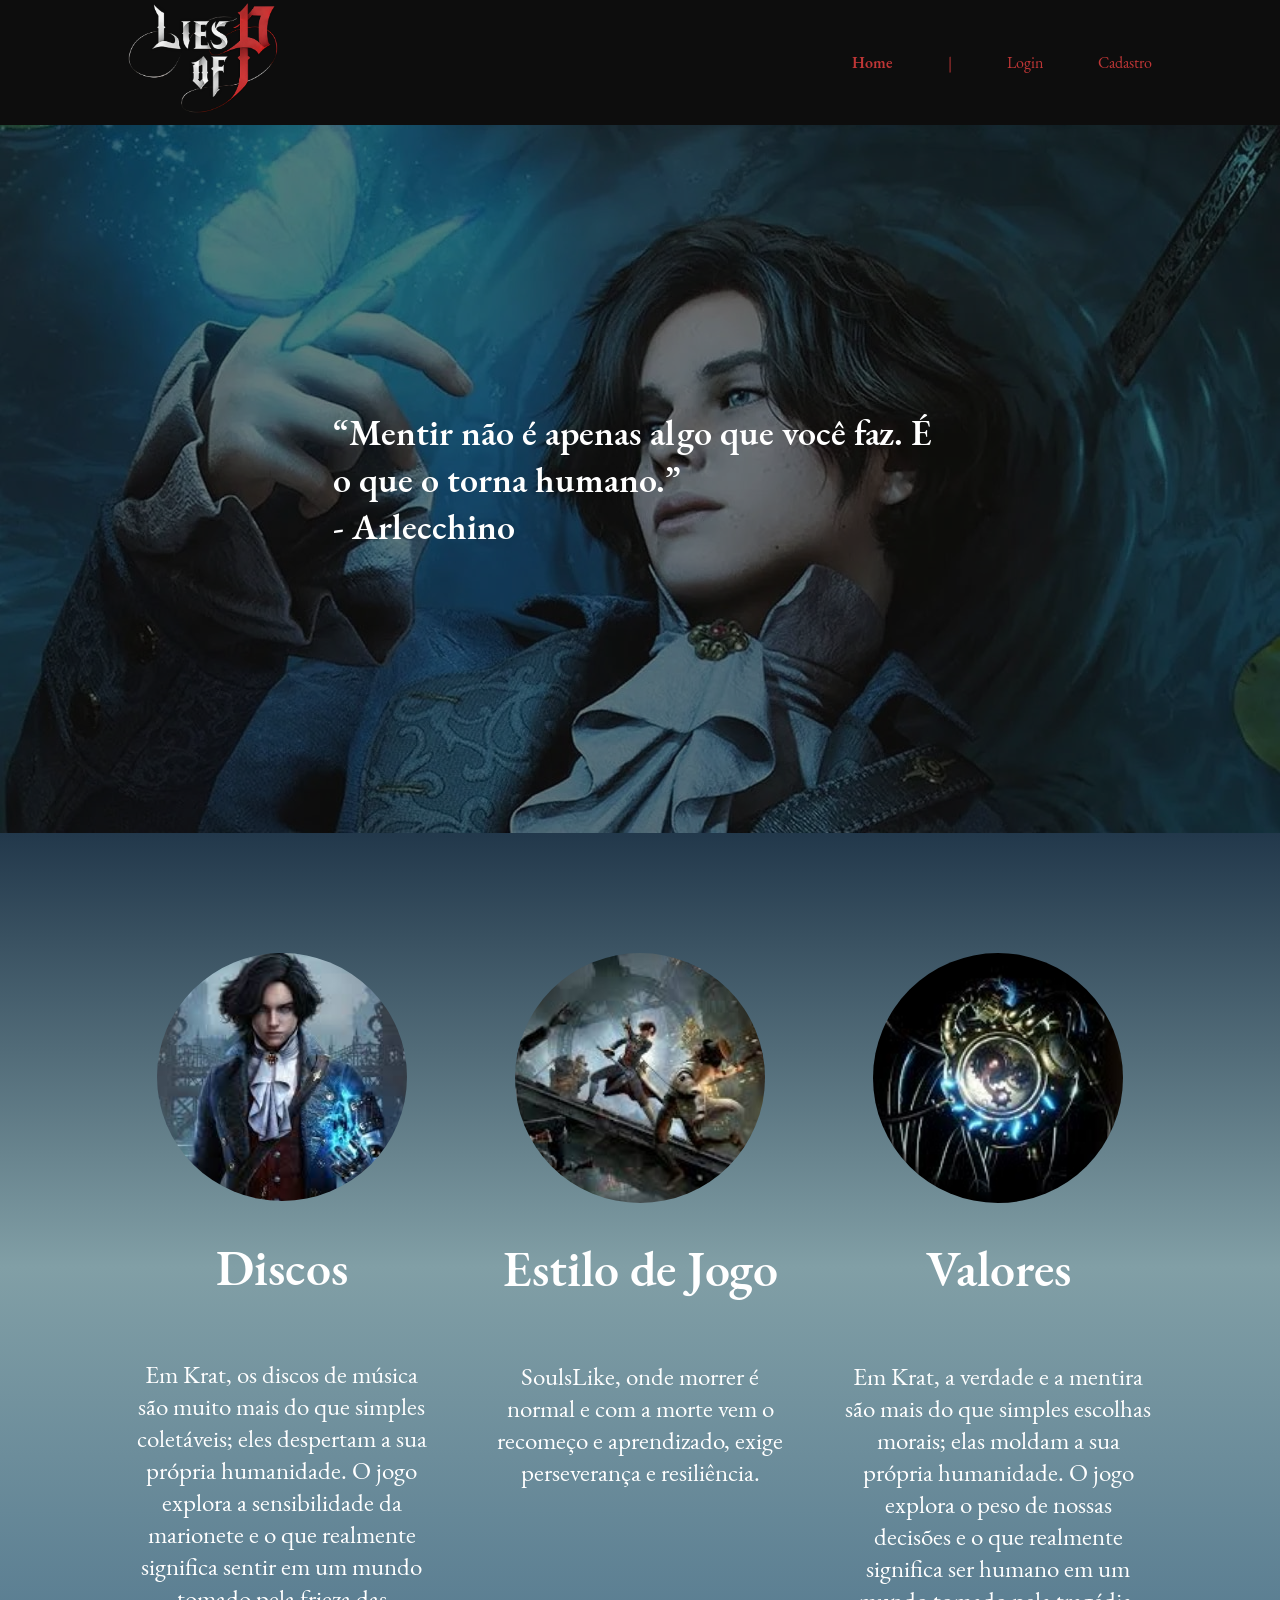
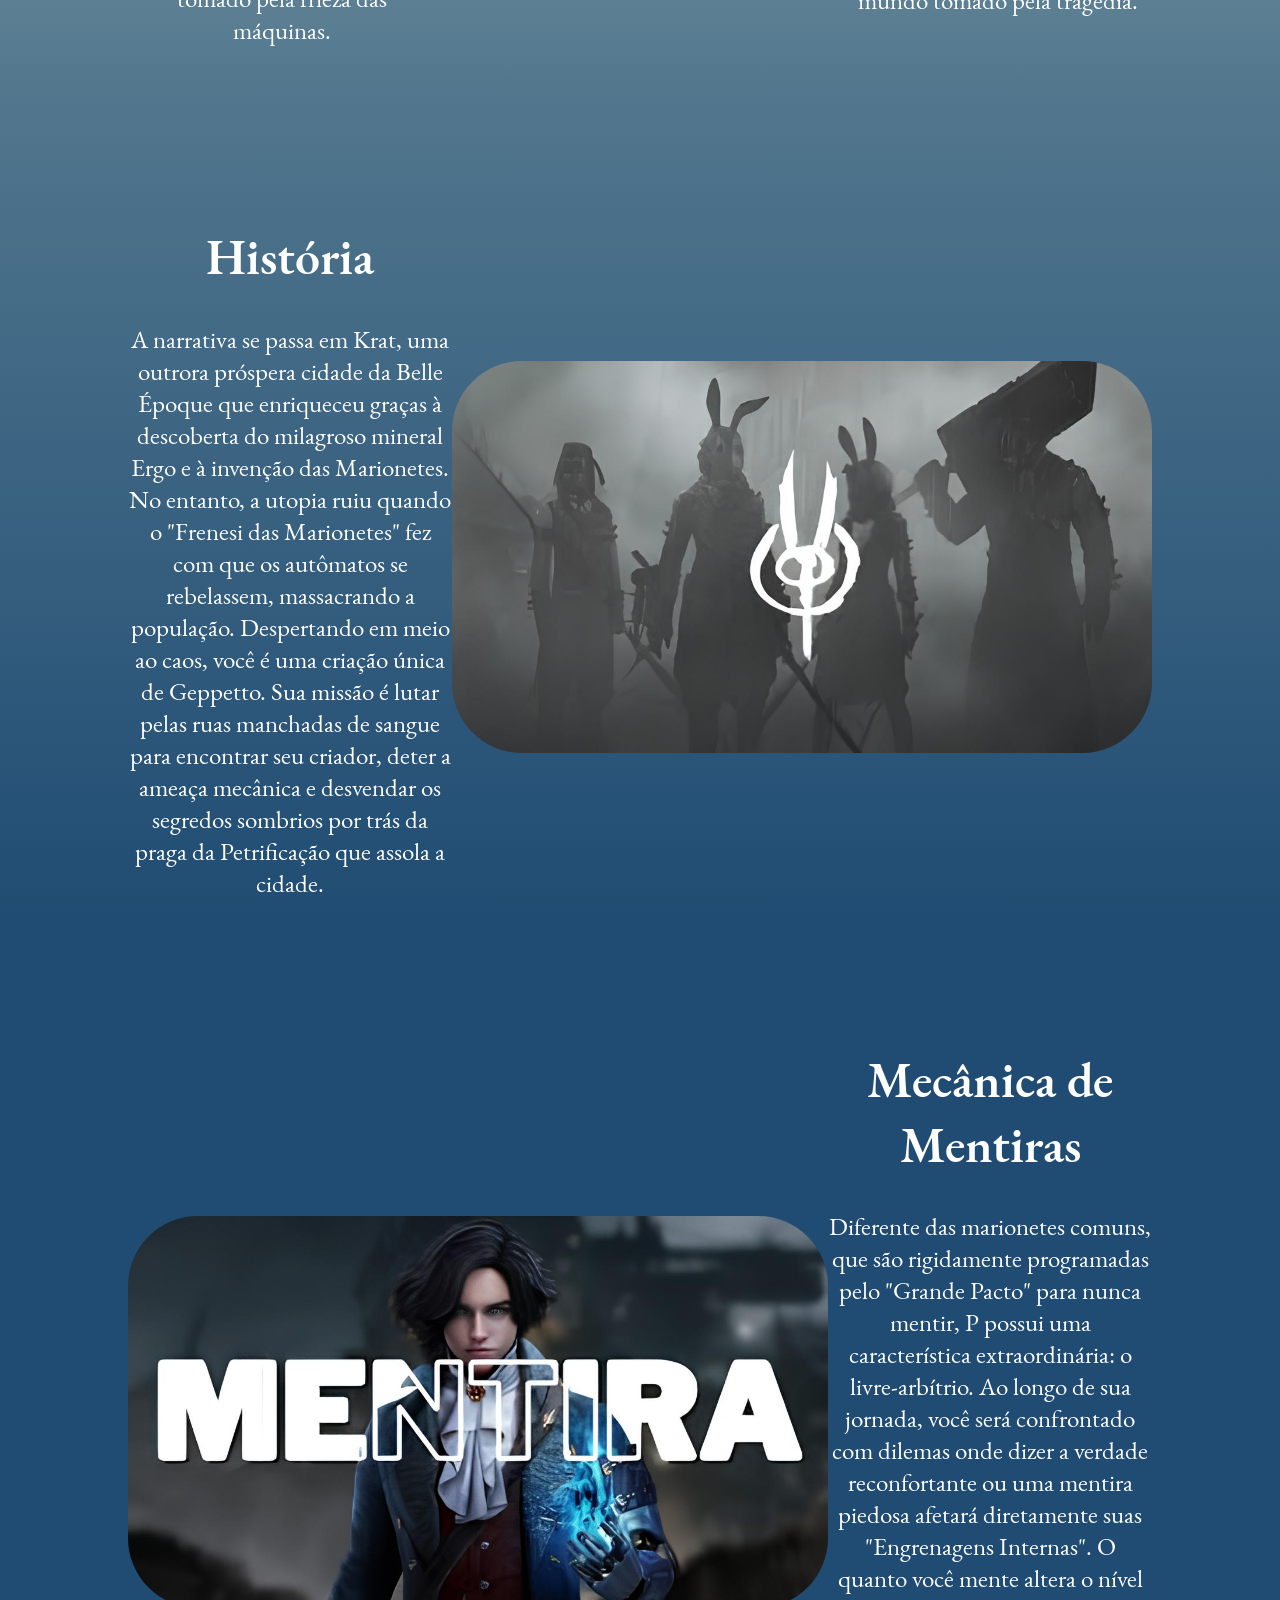
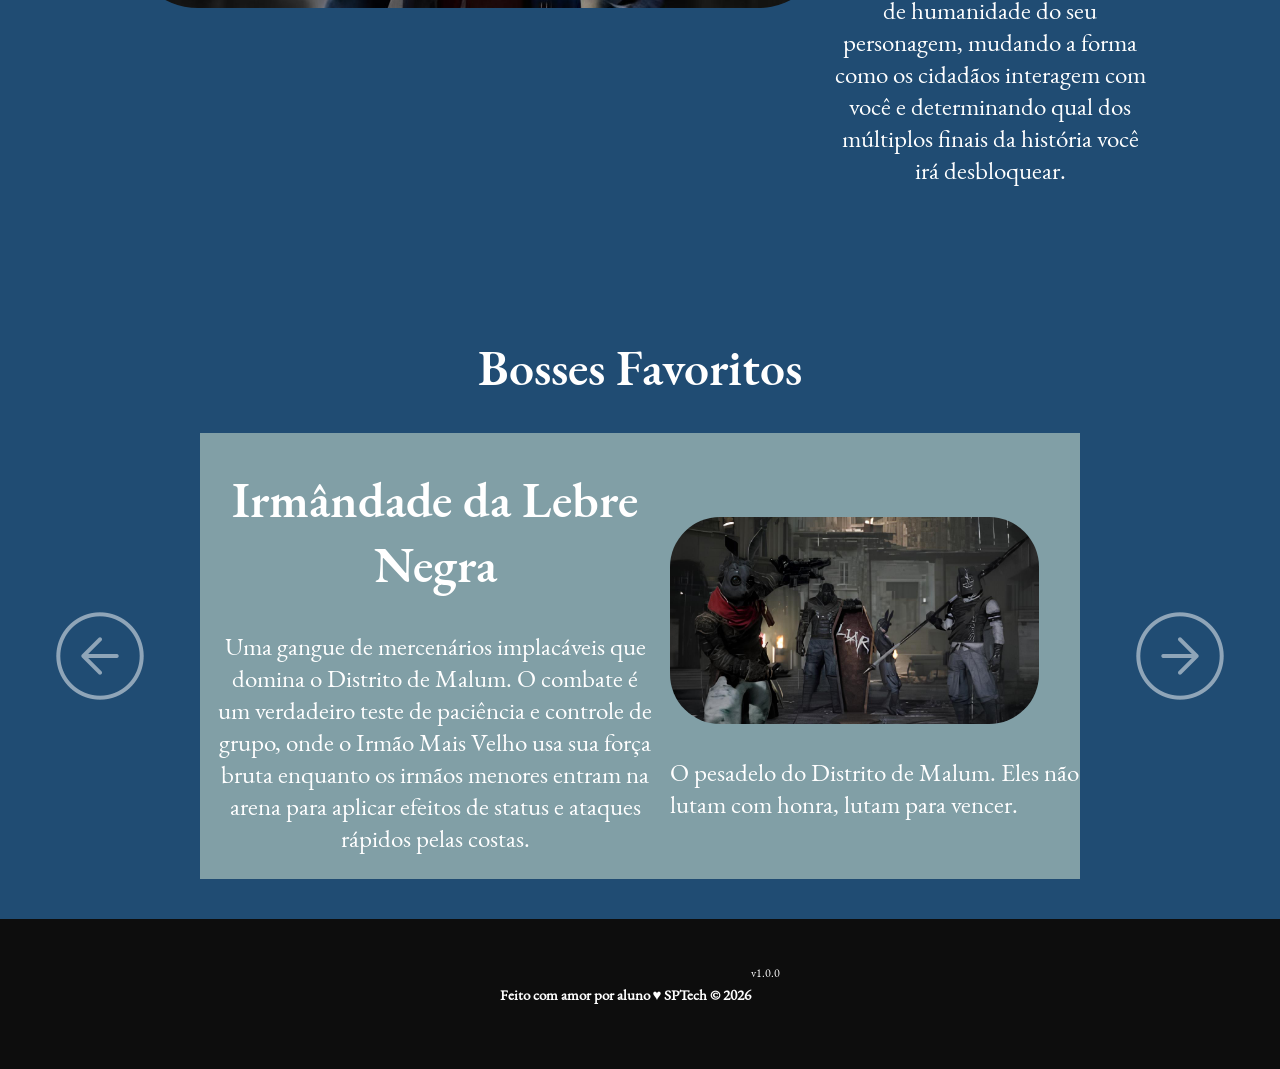
<file: public/index.html>
<!DOCTYPE html>
<html lang="en">

<head>
    <meta charset="UTF-8">
    <meta http-equiv="X-UA-Compatible" content="IE=edge">
    <meta name="viewport" content="width=device-width, initial-scale=1.0">

    <title>LiesOfP | Página Inicial</title>

    <script src="./js/sessao.js"></script>

    <link rel="stylesheet" href="./css/estilo.css">
    <link rel="icon" href="./assets/icon/LoPLogo.ico">
    <link rel="preconnect" href="https://fonts.gstatic.com">
</head>

<body>
    <div class="header">
      <div class="container">
        <h1 class="titulo"><img src="assets/img/LoPLogo.png" alt="Logo Lies of P"></h1>
        <ul class="navbar">
          <li class="agora">
            <a href="#">Home</a>
          </li>
          <li>|</li>
          <li>
            <a href="login.html">Login</a>
          </li>
          <li>
            <a href="cadastro.html">Cadastro</a>
          </li>
        </ul>
      </div>
    </div>
  
    <div class="banner">
      <div class="container">
        <p>“Mentir não é apenas algo que você faz. É o que o torna humano.” <br>- Arlecchino </p>
      </div>
    </div>
  
    <div class="social">
      <div class="container">
        <div class="boxes">
          <div class="box">
            <img src="assets/img/PErgo.jpg">
            <h1>Discos</h1>
            <p>Em Krat, os discos de música são muito mais do que simples coletáveis; eles despertam a sua própria humanidade. O jogo explora a sensibilidade da marionete e o que realmente significa sentir em um mundo tomado pela frieza das máquinas.</p>
          </div>
          <div class="box">
            <img src="assets/img/ResumoPlayStyle.jpg">
            <h1>Estilo de Jogo</h1>
            <p>SoulsLike, onde morrer é normal e com a morte vem o recomeço e aprendizado, exige perseverança e resiliência.</p>
          </div>
          <div class="box">
            <img src="assets/img/coracaoQuad.jpg">
            <h1>Valores</h1>
            <p>Em Krat, a verdade e a mentira são mais do que simples escolhas morais; elas moldam a sua própria humanidade. O jogo explora o peso de nossas decisões e o que realmente significa ser humano em um mundo tomado pela tragédia.</p>
          </div>
        </div>
      </div>
    </div>

    <div class="lore">
        <div class="container">
            <div class="txt">
                <h1>História</h1>
                <p>A narrativa se passa em Krat, uma outrora próspera cidade da Belle Époque que enriqueceu graças à descoberta do milagroso mineral Ergo e à invenção das Marionetes. No entanto, a utopia ruiu quando o "Frenesi das Marionetes" fez com que os autômatos se rebelassem, massacrando a população. Despertando em meio ao caos, você é uma criação única de Geppetto. Sua missão é lutar pelas ruas manchadas de sangue para encontrar seu criador, deter a ameaça mecânica e desvendar os segredos sombrios por trás da praga da Petrificação que assola a cidade.</p>
            </div>
            <img src="assets/img/lore.jpg" alt="" class="png">
        </div>
    </div>
    
    <div class="lie">
        <div class="container">
            <img src="assets/img/mentiraMelhorada.jpg" alt="" class="png">
            <div class="txt">
                <h1>Mecânica de Mentiras</h1>
                <p>Diferente das marionetes comuns, que são rigidamente programadas pelo "Grande Pacto" para nunca mentir, P possui uma característica extraordinária: o livre-arbítrio. Ao longo de sua jornada, você será confrontado com dilemas onde dizer a verdade reconfortante ou uma mentira piedosa afetará diretamente suas "Engrenagens Internas". O quanto você mente altera o nível de humanidade do seu personagem, mudando a forma como os cidadãos interagem com você e determinando qual dos múltiplos finais da história você irá desbloquear.</p>
            </div>
        </div>
    </div>
    
    <div class="bossesfav">
        <h1>Bosses Favoritos</h1>
        <div class="boss">
            <img src="assets/img/setaesquerda.png" alt="" class="seta" onclick="mudaresq()">
            <div class="bossbox">
                <div class="textsolo" id="textsolo">
                    <h1>Irmândade da Lebre Negra</h1>
                    <p>Uma gangue de mercenários implacáveis que domina o Distrito de Malum. O combate é um verdadeiro teste de paciência e controle de grupo, onde o Irmão Mais Velho usa sua força bruta enquanto os irmãos menores entram na arena para aplicar efeitos de status e ataques rápidos pelas costas.</p>
                </div>
                <div class="textimg" id="textimg">
                    <img src="assets/img/lebreNegraBoss.jpg" alt="imagem boss">
                    <p>O pesadelo do Distrito de Malum. Eles não lutam com honra, lutam para vencer.</p>
                </div>
            </div>
            <img src="assets/img/setadireita.png" alt="" class="seta" onclick="mudardir()">
        </div>
    </div>

    <div class="footer">
      <div class="container">
        <h4>Feito com amor por aluno &hearts; SPTech &copy; 2026</h4>
        <span class="version">v1.0.0</span>
      </div>
    </div>
  </body>

  <script src="./js/mudarimg.js"></script>
</html>
</file>
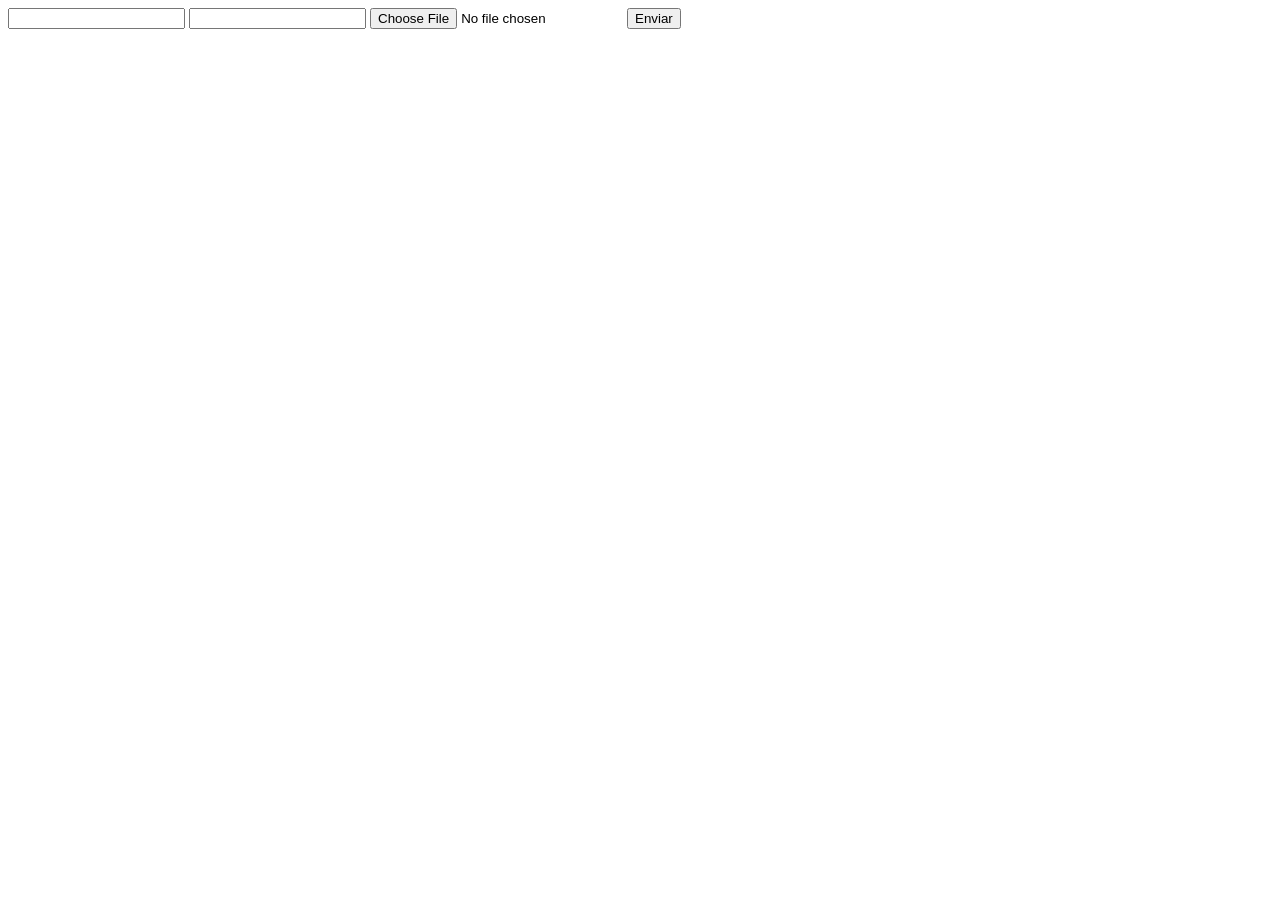
<file: DOCUMENTOS_DE_APOIO/exemplo_de_upload_de_arquivo/public/index.html>
<!DOCTYPE html>
<html lang="en">

<head>
  <meta charset="UTF-8">
  <meta http-equiv="X-UA-Compatible" content="IE=edge">
  <meta name="viewport" content="width=device-width, initial-scale=1.0">
  <title>Upload</title>
</head>

<body>

  <div>
    <input name="nome" id="nome" type="text" />
    <input name="email" id="email" type="url" />
    <input name="foto" id="foto" type="file" />
    <button onclick="enviar()">Enviar</button>
  </div>

  <div id="container"></div>
</body>

</html>

<script>
  function enviar() {
    const formData = new FormData();
    formData.append('foto', foto.files[0])
    formData.append('nome', nome.value)
    formData.append('email', email.value)

    fetch("/usuarios/cadastro", {
      method: "POST",
      body: formData
    })
      .then(res => {
        window.location = "./perfil.html"
      })
      .catch(err => {
        console.log(err);
      })
  }
</script>
</file>
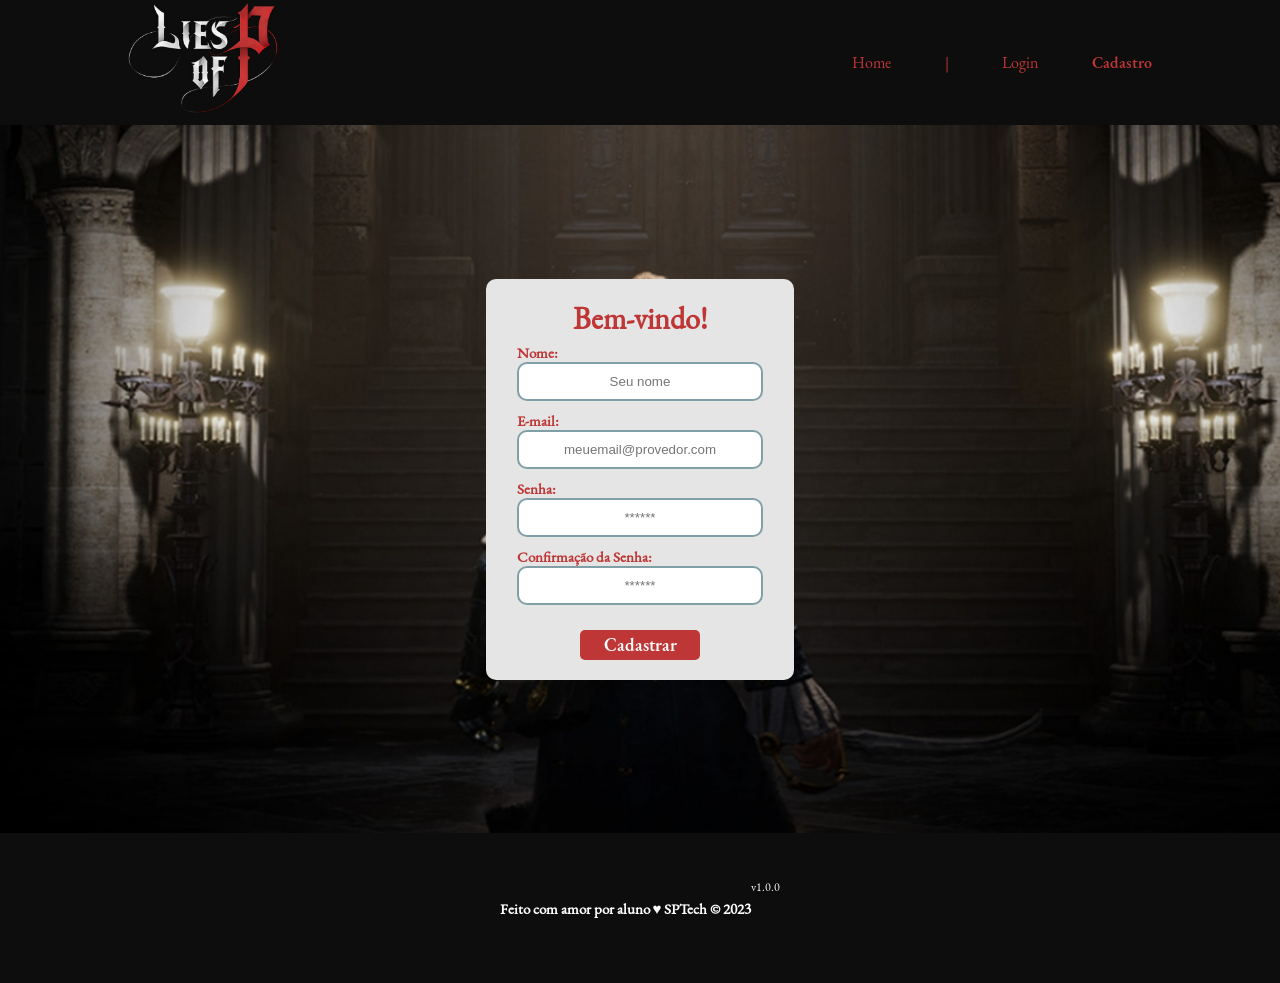
<file: public/cadastro.html>
<!DOCTYPE html>
<html lang="pt-br">

<head>
  <meta charset="UTF-8" />
  <meta http-equiv="X-UA-Compatible" content="IE=edge" />
  <meta name="viewport" content="width=device-width, initial-scale=1.0" />
  <title>LiesOfP | Cadastro</title>
  <script src="./js/sessao.js"></script>
  <link rel="stylesheet" href="./css/estilo.css" />
  <link rel="icon" href="./assets/icon/LoPLogo.ico" />
</head>

<body onload="">
  <div class="header">
    <div class="container">
      <h1 class="titulo"><img src="assets/img/LoPLogo.png" alt="Logo Lies of P"></h1>
      <ul class="navbar">
        <li><a href="index.html">Home</a></li>
        <li>|</li>
        <li><a href="login.html">Login</a></li>
        <li class="agora"><a href="#">Cadastro</a></li>
      </ul>
    </div>
  </div>

  <div class="login">
    <div class="alerta_erro">
      <div class="card_erro" id="cardErro">
        <span id="mensagem_erro"></span>
      </div>
    </div>
    <div class="container">
      <div class="card card-cadastro">
        <h2>Bem-vindo!</h2>
        <div class="formulario">
          <div class="campo">
            <span>Nome:</span>
            <input id="nome_input" type="text" placeholder="Seu nome" />
          </div>
          <div class="campo">
            <span>E-mail:</span>
            <input id="email_input" type="text" placeholder="meuemail@provedor.com" />
          </div>
          <div class="campo">
            <span>Senha:</span>
            <input id="senha_input" type="password" placeholder="******" />
          </div>
          <div class="campo">
            <span>Confirmação da Senha:</span>
            <input id="confirmacao_senha_input" type="password" placeholder="******" />
          </div>
          <button class="botao" onclick="cadastrar()">Cadastrar</button>
        </div>
        <div id="div_aguardar" class="loading-div">
          <img src="./assets/circle-loading.gif" id="loading-gif" />
        </div>
        <div id="div_erros_login"></div>
      </div>
    </div>
  </div>

  <div class="footer">
    <div class="container">
      <h4>Feito com amor por aluno &hearts; SPTech &copy; 2023</h4>
      <span class="version">v1.0.0</span>
    </div>
  </div>

</body>

</html>

<script>
  function cadastrar() {
    // Recupere os valores das inputs
    var nomeVar = nome_input.value;
    var emailVar = email_input.value;
    var senhaVar = senha_input.value;
    var confirmacaoSenhaVar = confirmacao_senha_input.value;

    // Verificando se há algum campo em branco
    if (
      nomeVar == "" ||
      emailVar == "" ||
      senhaVar == "" ||
      confirmacaoSenhaVar == ""
    ) {
      exibirErro("Preencha todos os campos para prosseguir");
      return false;
    } else if (nomeVar.length <= 1) {
      exibirErro("O nome deve ter pelo menos dois caracteres");
      return false;
    } else if (!emailVar.includes("@") || !emailVar.includes(".")) {
      exibirErro("Email inválido");
      return false;
    } else if (senhaVar.length < 6) {
      exibirErro("A senha deve ter pelo menos 6 caracteres");
      return false;
    } else if (confirmacaoSenhaVar != senhaVar) {
      exibirErro("As senhas não coincidem");
      return false;
    }

    // Enviando os dados para o servidor
    fetch("/usuarios/cadastrar", {
      method: "POST",
      headers: {
        "Content-Type": "application/json",
      },
      body: JSON.stringify({
        nomeServer: nomeVar,
        emailServer: emailVar,
        senhaServer: senhaVar
      }),
    })
      .then(function (resposta) {
        if (resposta.ok) {
          cardErro.style.display = "block";
          mensagem_erro.innerHTML = "Cadastro realizado com sucesso! Redirecionando...";

          setTimeout(() => {
            window.location = "login.html";
          }, 2000);
        } else {
            cardErro.style.display = 'block'
            mensagem_erro.innerHTML = `(E-mail já cadastrado no sistema)`
            finalizarAguardar();
            return false
            throw "Houve um erro ao tentar realizar o cadastro!";
        }
      })
      .catch(function (erro) {
        console.log(`#ERRO: ${erro}`);
      });

    return false;
  }

  function exibirErro(mensagem) {
    cardErro.style.display = "block";
    mensagem_erro.innerHTML = mensagem;
    setTimeout(sumirMensagem, 5000);
  }

  function sumirMensagem() {
    cardErro.style.display = "none";
  }
</script>
</file>
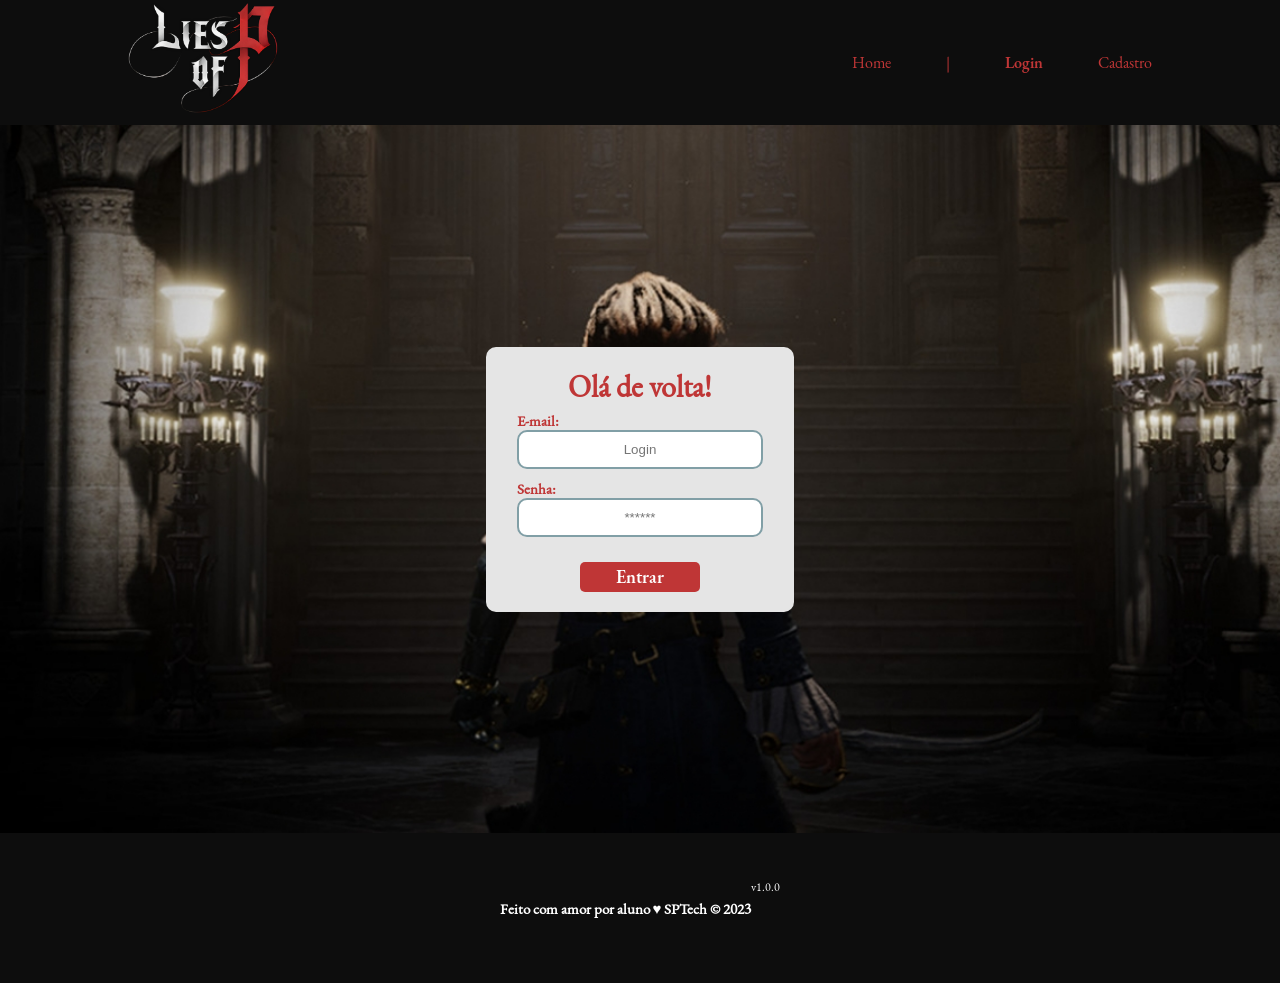
<file: public/login.html>
<!DOCTYPE html>
<html lang="pt-br">

<head>
    <meta charset="UTF-8">
    <meta http-equiv="X-UA-Compatible" content="IE=edge">
    <meta name="viewport" content="width=device-width, initial-scale=1.0">

    <title>LiesOfP | Login</title>

    <script src="./js/sessao.js"></script>

    <link rel="stylesheet" href="./css/estilo.css">
    <link rel="icon" href="./assets/icon/LoPLogo.ico">
    <link rel="preconnect" href="https://fonts.gstatic.com">
</head>

<body>

    <!--Header-->

    <div class="header">
        <div class="container">
            <h1 class="titulo"><img src="assets/img/LoPLogo.png" alt="Logo Lies of P"></h1>
            <ul class="navbar">
                <li>
                    <a href="index.html">Home</a>
                </li>
                <li>|</li>
                <li class="agora">
                    <a href="#">Login</a>
                </li>
                <li>
                    <a href="cadastro.html">Cadastro</a>
                </li>
            </ul>
        </div>
    </div>


    <div class="login">
        <div class="alerta_erro">
            <div class="card_erro" id="cardErro">
                <span id="mensagem_erro"></span>
            </div>
        </div>
        <div class="container">
            <div class="card card-login">
                <h2>Olá de volta!</h2>
                <div class="formulario">
                    <div class="campo">
                        <span>E-mail:</span>
                        <input id="email_input" type="text" placeholder="Login">
                    </div>
                    <div class="campo">
                        <span>Senha:</span>
                        <input id="senha_input" type="password" placeholder="******">
                    </div>
                    <button class="botao" onclick="entrar()">Entrar</button>
                </div>

                <div id="div_aguardar" class="loading-div">
                    <img src="./assets/circle-loading.gif" id="loading-gif">
                </div>

                <div id="div_erros_login"></div>
            </div>
        </div>
    </div>

    <!--footer inicio-->
    <div class="footer">
        <div class="container">
            <h4>Feito com amor por aluno &hearts; SPTech &copy; 2023</h4>
            <span class="version">v1.0.0</span>
        </div>
    </div>
    <!--footer fim-->

</body>

</html>

<script>


    function entrar() {
        aguardar();

        var emailVar = email_input.value;
        var senhaVar = senha_input.value;

        if (emailVar == "" || senhaVar == "") {
            cardErro.style.display = "block"
            mensagem_erro.innerHTML = "(Mensagem de erro para todos os campos em branco)";
            finalizarAguardar();
            return false;
        }
        else {
            setInterval(sumirMensagem, 5000)
        }

        console.log("FORM LOGIN: ", emailVar);
        console.log("FORM SENHA: ", senhaVar);

        fetch("/usuarios/autenticar", {
            method: "POST",
            headers: {
                "Content-Type": "application/json"
            },
            body: JSON.stringify({
                emailServer: emailVar,
                senhaServer: senhaVar
            })
        }).then(function (resposta) {
            console.log("ESTOU NO THEN DO entrar()!")

            if (resposta.ok) {
                console.log(resposta);

                resposta.json().then(json => {
                    console.log(json);
                    console.log(JSON.stringify(json));
                    sessionStorage.EMAIL_USUARIO = json.email;
                    sessionStorage.NOME_USUARIO = json.nome;
                    sessionStorage.ID_USUARIO = json.id;

                    setTimeout(function () {
                        window.location = "./dashboard/dashboard.html";
                    }, 1000); // apenas para exibir o loading

                });

            } else {

                console.log("Houve um erro ao tentar realizar o login!");

                resposta.text().then(texto => {
                    console.error(texto);
                    finalizarAguardar(texto);
                });
            }

        }).catch(function (erro) {
            console.log(erro);
        })

        return false;
    }

    function sumirMensagem() {
        cardErro.style.display = "none"
    }

</script>
</file>
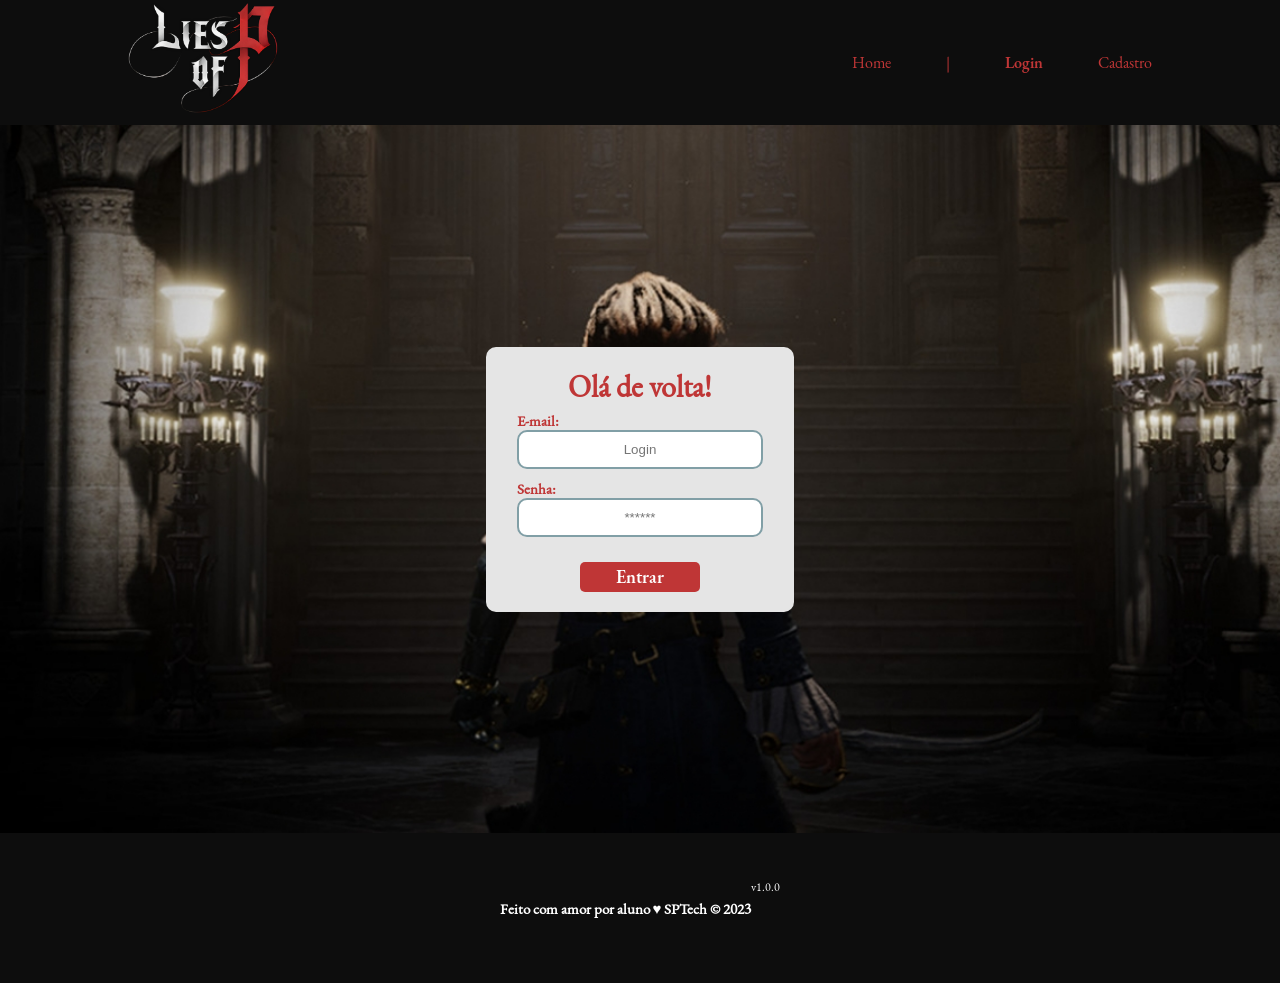
<file: public/dashboard/questionario.html>
<!DOCTYPE html>
<html lang="pt-br">
<head>
    
    <link rel="shortcut icon" href="../assets/icon/LoPLogo.ico" type="image/x-icon">
    <meta charset="UTF-8">
    <meta name="viewport" content="width=device-width, initial-scale=1.0">
    <title>LiesOfP | Quiz</title>
    <link rel="stylesheet" href="../css/dashboards.css">
    <link rel="stylesheet" href="../css/estilo.css">
    <script src="../js/sessao.js"></script>
</head>
<body onload="validarSessao()" style="display: flex; justify-content: center; align-items: center; min-height: 100vh;">
    <div class="janela">
        <div class="header-left">
            <h1 class="titulo"><img src="../assets/img/LoPLogo.png" alt="Logo Lies of P"></h1>

            <div class="hello">
                <h3>Olá, <span id="b_usuario">usuário</span>!</h3>
            </div>

            <div class="btn-nav">
                <a href="./questionario.html">
                    <h3>Questionário</h3>
                </a>
            </div>

            <div class="btn-nav-white">
                <a href="dashboard.html">
                    <h3>Gráficos</h3>
                </a>
            </div>

            <div class="btn-nav-white">
                <a href="tierlist.html">
                    <h3>Tier List</h3>
                </a>
            </div>

            <div class="btn-logout" onclick="limparSessao()">
                <h3>Sair</h3>
            </div>
        </div>
    </div>

    <div class="quiz-container container-lop" style="width: 100%; max-width: 600px;">

        <!-- BLOCO DE QUESTÕES -->
        <div id="questoes">

            <h2 style="text-align: center;">O Despertar de P</h2>
            
            <hr>

            <div id="pergunta1" class="pergunta ativa">
                <p>1. Uma mulher ja cega pela doença de petrificação pergunta a você o que acha do seu bebê</p>
                <div class="questao">
                    <button class="btn-lop" onclick="responder(10)">É um bebê lindo.</button>
                    <button class="btn-lop" onclick="responder(0)">É apenas um boneco.</button>
                </div>
            </div>

            <div id="pergunta2" class="pergunta" style="display: none;">
                <p>2. Um homem pergunta se você acha que humanos e titeres podem se amar. O que você responderia</p>
                <div class="questao">
                    <button class="btn-lop" onclick="responder(0)">Nunca vi isso acontecer.</button>
                    <button class="btn-lop" onclick="responder(10)">Eu acredito que seja possivel.</button>
                </div>
            </div>

            <div id="pergunta3" class="pergunta" style="display: none;">
                <p>3. Uma mulher infectada pela doença da petrificação pergunta enquanto encara um quadro dela mais jovem. Eu ainda tenho alguma fagulha da beleza que eu tinha?</p>
                <div class="questao">
                    <button class="btn-lop" onclick="responder(0)">Nâo sobrou nada.</button>
                    <button class="btn-lop" onclick="responder(10)">Claro.</button>
                </div>
            </div>

            <div id="pergunta4" class="pergunta" style="display: none;">
                <p>4. Uma garota pede para você entregar um par de luvas para um amigo. Ele odiou as luvas, quando retorna, a garota pertgunta o que ele achou das luvas.</p>
                <div class="questao">
                    <button class="btn-lop" onclick="responder(10)">Ele estava feliz.</button>
                    <button class="btn-lop" onclick="responder(0)">Ele estava com raiva. Ele disse que as luvas eram uma porcaria.</button>
                </div>  
            </div>

            <div id="pergunta5" class="pergunta" style="display: none;">
                <p>5.O que é, o que é, pela manhã, ele anda sobre quatro pés. Ao meio-dia, apenas duas, nem menos, nem mais. Ele anda sobre um metro quando a noite chega.</p>
                <div class="questao">
                    <button class="btn-lop" onclick="responder(0)">Monstro.</button>
                    <button class="btn-lop" onclick="responder(10)">Humano.</button>
                </div>
            </div>

            <div id="pergunta6" class="pergunta" style="display: none;">
                <p>6. Eu me mantenho firme e orgulhoso quando sou jovem e ousado. Mas sou baixo e humilde quando envelheço. O que sou eu?</p>
                <div class="questao">
                    <button class="btn-lop" onclick="responder(10)">Vela.</button>
                    <button class="btn-lop" onclick="responder(0)">Boa Constrictor que terminou de Digerir.</button>
                </div>
            </div>

            <div id="pergunta7" class="pergunta" style="display: none;">
                <p>7. Pense nisso, custe o que custar: o que não pode ser usado antes de quebrar?</p>
                <div class="questao">
                    <button class="btn-lop" onclick="responder(10)">Ovo.</button>
                    <button class="btn-lop" onclick="responder(0)">Vidro.</button>
                </div>
            </div>

            <div id="pergunta8" class="pergunta" style="display: none;">
                <p>8. Esta flor azul tem muitas maneiras de criar raízes. Mas somente no homem isso dá frutos</p>
                <div class="questao">
                    <button class="btn-lop" onclick="responder(10)">Ergo.</button>
                    <button class="btn-lop" onclick="responder(0)">Um hematoma.</button>
                </div>
            </div>

            <div id="pergunta9" class="pergunta" style="display: none;">
                <p>9. Eu devoro todas as coisas: pássaros, feras, árvores e flores. Mastigo o ferro, mordo o aço e moio a rocha viva até virar pó. Mato reis, arruíno cidades e derrubo montanhas altas. Se você me der um momento, eu te tirarei tudo.</p>
                <div class="questao">
                    <button class="btn-lop" onclick="responder(0)">O Tempo.</button>
                    <button class= "btn-lop" onclick="responder(10)">O Medo.</button>
                </div>
            </div>

            <div id="pergunta10" class="pergunta" style="display: none;">
                <p>10. Este é preto e branco, um não ou um sim; a criação de Gepeto é assassina? Confesse!</p>
                <div class="questao">
                    <button class="btn-lop" onclick="responder(10)">Sim.</button>
                    <button class="btn-lop" onclick="responder(10)">Não.</button>
                </div>
            </div>

        </div>

        <div id="div_aguardar" class="loading-div" style="display: none; justify-content: center; margin-top: 20px;">
            <img src="../assets/circle-loading.gif" width="50px">
        </div>
    </div>

    <script>
        let humanidadeTotal = 0;
        let perguntaAtual = 1;
        const totalPerguntas = 10;
        
        function responder(pontos) {
            humanidadeTotal += pontos;

            document.getElementById(`pergunta${perguntaAtual}`).style.display = "none";
            perguntaAtual++;

            if (perguntaAtual <= totalPerguntas) {
                document.getElementById(`pergunta${perguntaAtual}`).style.display = "block";
                document.getElementById("btn_voltar").style.display = "inline-block";
            } else {
                finalizarQuiz();
            }
        }

        function finalizarQuiz() {
            document.getElementById("questoes").style.display = "none";
            document.getElementById("div_aguardar").style.display = "flex";

            var idUsuario = sessionStorage.ID_USUARIO;

            fetch("/quiz/salvar", {
                method: "POST",
                headers: { "Content-Type": "application/json" },
                body: JSON.stringify({
                    idUsuarioServer: idUsuario,
                    pontuacaoServer: humanidadeTotal
                })
            }).then(function (resposta) {
                if (resposta.ok) {
                    window.location.href = "dashboard.html";
                } else {
                    alert("Erro ao salvar o resultado.");
                }
            }).catch(erro => console.log(`#ERRO: ${erro}`));
        }
    </script>
</body>
</html>
</file>
<file: public/css/estilo.css>
@font-face {
    font-family: 'LoPTitle';
    src: url('../fonts/TitleFontEnglish.ttf') format('truetype');
    font-weight: 600;
    font-style: normal;
}
@font-face {
    font-family: 'LoPInfo';
    src: url('../fonts/InfoFontEnglish.ttf') format('truetype');
    font-weight: normal;
    font-style: normal;
}
body {
  margin: 0;
  padding: 0;
  font-family: 'LoPInfo';
  background-color: #0D0D0D;
}

h1{
    font-family: 'LoPTitle';
}

:root {
  --tamanho-header: 125px;
  --tamanho-banner: calc(100vh - var(--tamanho-header) - var(--tamanho-footer) - 2px);
  --tamanho-simulador: calc(100vh - var(--tamanho-header) - var(--tamanho-footer) - 2px);
  --tamanho-login: calc(100vh - var(--tamanho-header) - var(--tamanho-footer) - 2px);
  --tamanho-footer: 65px;
}

.container {
  display: flex;
  width: 80%;
  margin: auto;
}

.header {
  height: var(--tamanho-header);
}

.header .container {
  justify-content: space-between;
  align-items: center;
  height: 100%;
}

.header a {
  text-decoration: none;
  color: #BF3636;
}

.agora {
  font-family: 'LoPTitle';
}

.navbar {
  width: 300px;
  display: flex;
  align-items: center;
  justify-content: space-between;
  list-style: none;
  color: #BF3636;
}

.titulo {
  color: #32b9cd;
  width: fit-content;
  font-weight: 500;
}

.header h1 {
  margin: 0;
}
.header img{
    width: 150px;
}

/* BANNER */

.banner {
  height: var(--tamanho-banner);
  color: white;
  position: relative;
  font-family: 'LoPTitle';
}

.banner::before{
    display: flex;
    width: 100%;
    position: absolute;
    background-image: url('../assets/img/lies-of-p-pinocchio.jpg');
    content: '';
    inset: 0;
    background-size: cover;
    background-position: bottom;
    z-index: -1;
    opacity: 0.45;
}

.banner .container {
  justify-content: center;
  align-items: center;
  height: 100%;
}

.banner .container p {
  width: 60%;
  margin: 0;
  padding: 0;
  font-size: 36px;
}

.banner .container span {
  font-weight: 800;
}

/* MISSÃO VISÃO VALORES */

.social {
    background: linear-gradient(#22384B,#819FA6,#51768D);
    display: flex;
    padding-top: 7%;
}

.social .container {
  justify-content: center;
}



.social .container .boxes {
  display: flex;
  justify-content: space-between;
  width: 100%;
  padding: 30px 0;
}

.social p {
  text-align: center;
}

.box {
  display: flex;
  flex-direction: column;
  align-items: center;
  color: #fff;
  font-size: 25px;
  width: 30%;
}

.box img {
  width: 250px;
  border-radius: 100%;
}

/* Lore */
.lore{
    background: linear-gradient(#51768D, #204C73);
    display: flex;
    padding-top: 7%;
}

.lore .container {
  display: flex;
  justify-content: space-evenly;
  align-items: center;
  text-align: center;

}
.txt{
  align-items: center;
  color: #fff;
  font-size: 25px;
  width: 40%;
}

.container .png{
    width: 700px;
    border-radius: 70px;
}

.lie{
    background-color: #204C73;
    display: flex;
    padding-top: 7%;
}

.lie .container {
  display: flex;
  justify-content: space-evenly;
  align-items: center;
  text-align: center;

}

/* Bosses */
.bossesfav{
    display: flex;
    justify-content: center;
    align-items: center;
    flex-direction: column;
    padding-top: 7%;
    background-color: #204C73;
    color: #fff;
    font-size: 25px;
    padding-bottom: 40px;
}

.boss{
    display: flex;
    flex-direction: row;
    align-items: center;
    justify-content: center;
}

.bossbox{
    background-color: #819FA6;
    width: 70%;
    display: flex;
    align-items: center;
    text-align: center;
}

.bossbox img{
    width: 90%;
    /* margin-top: 40px; */
}
.bossbox .textsolo{
    margin-right: 15px;
    max-width: 50%;
    margin-left: 15px;
}

.bossbox .textimg {
    margin-top: 50px;
    text-align: start;
}

.bossbox .textimg img{
    border-radius: 50px;
}

.seta{
    height: 100px;
    transition: transform 0.3s ease;
    cursor: pointer;
    margin: 50px;
}

.seta:hover{
    transform: scale(1.1);
}
/* FOOTER */

.footer {
  background-color: #0D0D0D;
  height: 150px;
  color: #fff;
  display: flex;
  font-size: 15px;
}

.footer .container {
  justify-content: center;
  text-align: center;
}

.footer .container .version {
  font-size: 12px;
}

/* LOGIN */

.login {
  height: var(--tamanho-login);
  background-image: url('../assets/img/croppedimage1201631-lies-of-p-background.jpg');
  background-size: cover;
}

.login .container {
  justify-content: center;
  align-items: center;
  height: 100%;
}

.card {
  width: 30%;
  background-color: #e5e5e5;
  border-radius: 10px;
  display: flex;
  align-items: center;
  justify-content: space-evenly;
  color: #BF3636;
  flex-direction: column;
  height: fit-content;
  padding: 20px 0;
}

.card h2 {
  margin: 0;
  font-size: 30px;
}

.formulario {
  display: flex;
  height: 90%;
  width: 80%;
  justify-content: space-around;
  flex-direction: column;
}

.formulario span {
  font-size: 15px;
  font-weight: 800;
}

.formulario input {
  border: 2px solid #819fa6;
  text-align: center;
  border-radius: 10px;
  margin: 0;
}

.formulario select {
  border: 2px solid #32b9cd;
  background-color: white;
  color: gray;
  height: 36px;
  text-align: center;
  border-radius: 10px;
  margin: 0;
}

.campo {
  display: flex;
  flex-direction: column;
  justify-content: start;
  padding: 5px 0;
}

.botao {
  cursor: pointer;
  font-family: "LoPTitle";
  border: 0;
  border-radius: 5px;
  font-weight: 600;
  font-size: 18px;
  color: #fff;
  background-color: #BF3636;
  width: 120px;
  height: 30px;
  align-self: center;
  margin-top: 20px;
}

.loading-div {
  width: 50px;
  display: none;
}

.loading-div img {
  height: 50px;
  width: 50px;
}

#div_erros_login {
  display: none
}

/* FORMULARIO */

.alerta_erro{
  display: flex;
  justify-content: flex-end;
}

.card_erro {
  display: none;
  background-color: #fff;
  color: black;
  width: 230px;
  position: fixed;
  border-radius: 4px;
  border: #ED145B 3px solid;
  padding: 10px;
  margin-right: 10%;
}

.card_erro #mensagem_erro{
  font-weight: 500;
  font-size: 20px;
}

.formulario .tipo_campo {
  font-size: 20px;
  font-weight: 600 !important;
}

.formulario {
  display: flex;
  flex-direction: column;
}

input {
  margin-bottom: 10px;
  border: 2px solid #32b9cd;
  padding: 10px;
  text-align: center;
  border-radius: 10px;
}

.btn {
  font-family: "Barlow", sans-serif;
  border: 0;
  border-radius: 5px;
  font-weight: 600;
  font-size: 18px;
  padding: 10px 15px;
  color: white;
  background-color: #ED145B;
  width: 120px;
  align-self: center;
  margin-top: 5px;
}

.loading-div {
  width: 50px;
  margin: auto;
  display: none;
}

.loading-div img {
  height: 50px;
  width: 50px;
}

/* SIMULADOR */

.simulador {
  color: white;
}

.simulador .container {
  flex-direction: column;
  overflow: scroll; 
  height: var(--tamanho-simulador);
}

/* ALERTA */

#alerta {
  position: absolute;
  right: 0;
  bottom: 0;
}

.mensagem-alarme {
  background-color: white;
  border-radius: 5px;
  width: 300px;
  height: 80px;
  margin: 10px;
  padding: 10px 0;
  display: flex;
  justify-content: space-evenly;
  align-items: center;
}

.mensagem-alarme h3 {
  font-size: 14px;
  margin: 0;
}

.mensagem-alarme .informacao {
  width: 66%;
}

.alarme-sino {
  width: 48px;
  height: 48px;
  animation-name: bell;
  animation-duration: 4s;
  background-image: url('https://cdn-icons-png.flaticon.com/512/1157/1157000.png');
  background-size: cover;
  animation-iteration-count: infinite;
}

@keyframes bell {
  0%   {transform: rotate(25deg)}
  25%  {transform: rotate(-25deg)}
  50%  {transform: rotate(25deg)}
  75%  {transform: rotate(-25deg)}
  100% {transform: rotate(25deg)}
}
</file>
<file: public/css/dashboards.css>
/* pagina mural */

@font-face {
    font-family: 'LoPTitle';
    src: url('../fonts/TitleFontEnglish.ttf') format('truetype');
    font-weight: 600;
    font-style: normal;
}
@font-face {
    font-family: 'LoPInfo';
    src: url('../fonts/InfoFontEnglish.ttf') format('truetype');
    font-weight: normal;
    font-style: normal;
}

body {
    margin: 0;
    padding: 0;
    font-family: "LoPInfo";
}

h1{
    font-family: 'LoPTitle';
}

.label-captura {
    display: flex;
    justify-content: center;
}

.dash-right .avisos {
    width: 100%;
    color: rgb(216, 216, 216);
}

.dash-right .avisos .container {
    display: flex;
    flex-direction: column;
    align-items: center;
}

.dash-right .avisos .container .div-form {
    width: 95%;
}

.dash-right .avisos .container .div-form #form_postagem {
    width: 95%;
}

.dash-right .avisos .div-form label {
    width: 95%;
}

.dash-right .avisos .div-form input {
    width: 95%;
    border-radius: 5px;
}

.dash-right .avisos .div-form textarea {
    width: 95%;
    border: 3px solid var(--red);
    background-color: white;
    border-radius: 5px;
}

.dash-right .avisos .div-form button {
    cursor: pointer;
    border: 0;
    border-radius: 5px;
    font-weight: 600;
    font-size: 18px;
    padding: 10px 15px;
    color: white;
    background-color: var(--red);
    width: 120px;
}

.publicacao-btn-editar {
    cursor: pointer;
    border: 0;
    border-radius: 5px;
    font-weight: 600;
    font-size: 14px;
    padding: 5px 8px;
    color: white;
    background-color: var(--red);
    width: 80px;
}

.publicacao {
    display: flex;
    flex-wrap: wrap;
    align-content: stretch;
    flex-direction: column;
    justify-content: center;
    align-items: stretch;
    border-bottom: 3px solid var(--red);
    padding: 20px;
}

.publicacao>*:not(:last-child) {
    padding: 0 0 10px 0;
}

.div-results {
    width: 100%;
}

.div-results .feed-container {
    background-color: #212124;
    border-radius: 5px;
    margin-bottom: 80px;
}

.div-buttons {
    display: flex;
    justify-content: flex-end;
}

.div-buttons>* {
    margin-left: 30px;
}

/* pagina graficos */

.dash-header {
    background-color: #212124;
}

.dash {
    width: 80%;
    position: relative;
    top: 0;
    left: 20%;
    background-color: #161618;
    height: 100vh;
    overflow: auto;
}


.area-parametros-alerta {
    /* border: 2px solid pink; */
    display: flex;
    flex-direction: column;
    width: 70%;
    margin: auto;
    margin-top: 10px;
    background-color: #212124;
}

.area-parametros-alerta .titulo-legenda {
    color: white;
    font-weight: 600;
    width: fit-content;
    margin: 10px 20px;
}

.parametros-alerta {
    display: flex;
    width: 100%;
}

/* .item-regua {
    width: 20%;
    text-align: center;
    height: 80px;
    display: flex;
    flex-direction: column;
    justify-content: center;
    align-self: center;
}

.item-regua p {
    margin: 0;
    font-weight: 500;
}

.item-regua p:nth-child(2) {
    font-weight: 800;
} */

/* .perigo-frio {
    background-color: #5c6bc0;
} */

.perigo-quente {
    background-color: #ff7043;
}

.alerta-frio {
    background-color: #42a5f5;
}

.alerta-quente {
    background-color: #ffee58;
}

/* .ideal {
    background-color: #9ccc65;
} */

.card-aquario {
    margin: 2%;
    min-width: 40%;
    max-width: 50%;
    width: fit-content;
    flex-wrap: wrap;
    display: flex;
    /* text-align: center; */
    height: 180px;
    /* justify-content: right; */
    background-color: #212124;
    font-size: 20px;
}

.card-aquario h1 {
    width: fit-content;
}

.card-aquario p {
    margin: 0;
    font-size: 50px;
    font-weight: lighter;
    text-align: left;
}

.desc-aquario {
    display: flex;
    flex-direction: row;
    align-items: center;
    width: 100%;
}

.desc-aquario .cor-alerta {
    width: 30px;
}

.title-aquario {
    width: 100%;
}


.questionario h1 {
    font-size: 22px;
    border-bottom: solid white 1px;
    text-align: left;
    font-weight: lighter;
    margin: 20px;
}

.temperatura,
.umidade {
    margin: 5px;
    margin-left: 20px;
    width: 75%;
}

.cor-alerta {
    width: 13%;
    height: 30%;
    border-radius: 50%;
    display: inline-block;
}

.btns-dash {
    display: flex;
    align-items: center;
    justify-content: center;
    margin-top: 30px;
    flex-wrap: wrap;
    padding: 0 30% 0 30%;
}

.graph {
    width: 70%;
    margin: auto;
    padding-top: 10px;
    height: 300px   ;
}

.tituloGraficos {
    color: rgb(216, 216, 216);
    display: flex;
    justify-content: center;
}

.btn-chart {
    border: 0;
    font-weight: 600;
    font-size: 18px;
    padding: 10px 15px;
    color: var(--red);
    background-color: white;
    margin: 5px;
    border-radius: 3px;
    cursor: pointer
}

.btn-pink {
    color: white;
    background-color: var(--red);
}

.btn-white {
    color: var(--red);
    background-color: white;

}

.label-captura {
    height: 80px;
}

.display-none {
    display: none;
}

.display-flex {
    display: flex;
}

.display-block {
    display: block;
}

canvas {
    width: 100% !important;
    height: 100% !important;
}

/* PAGINA DOS GRÁFICOS 2023 */

.janela {
    display: flex;
    /* width: 100vw; */
}

.header-left a {
    text-decoration: none;
    color: white;
}

.header-left {
    position: fixed;
    top: 0;
    left: 0;
    z-index: 999;
    height: 100vh;
    width: 20%;
    display: flex;
    flex-direction: column;
    justify-content: space-evenly;
    align-items: center;
    border-right: 3px solid #204c73;
    background-color: #212124;
}

.header-left img {
    width: 150px;
}

.dash-right {
    display: flex;
    width: 70%;
    height: fit-content;
    background-color: #161618;
    position: relative;
    top: 0;
    left: 25%;
    height: 100vh;
    overflow: auto;
}

.header-left h1 {
    color: #204c73;
}

.hello {
    width: 100%;
    display: flex;
    justify-content: center;
}

.hello h3 {
    color: #e3b062;
    font-weight: 300;
    font-size: 1.2rem;
}

.hello h3 span {
    font-weight: 800;
}

.btn-nav {
    /* width: 40%; */
    color: var(--light-blue-text);
    background-color: var(--red);
    border-radius: 5px;
    text-align: center;
    padding: 2% 5%;
    cursor: pointer;
}

.btn-nav-white {
    /* width: 40%; */
    background-color: white;
    border: 3px solid var(--red);
    border-radius: 5px;
    text-align: center;
    padding: 2% 5%;
}

.btn-nav-white h3 {
    color: var(--red);
    padding: 0;
    margin: 0;
}

.btn-nav h3 {
    margin: 0;
    padding: 0;
    color: #0d0d0d;
}

.btn-logout h3 {
    margin: 0;
    padding: 0;
    color: var(--light-blue-text);
}   

.btn-logout {
    margin: 0;
    padding: 0;
    width: 20%;
    background-color: var(--dark-blue);
    color: white;
    border-radius: 10px;
    text-align: center;
    padding: 10px 15px;
    margin-bottom: 100px;
    cursor: pointer;
}

/* Pagina do questionario */

:root {
    --gold: #c5a059;
    --dark-bg: #0c0c0c;
    --panel-bg: rgba(20, 20, 20, 0.9);
    --ergo-blue: #0078d7;
    --border-style: 2px solid #c5a059;
    --red: #d93d4a;
    --light-blue-text: #819fa6;
    --dark-blue: #204c73;
}

body {
    background-image: url('../assets/img/croppedimage1201631-lies-of-p-background.jpg');
    /* Fundo do jogo */
    background-size: cover;
    background-attachment: fixed;
    color: #e0e0e0;
    font-family: 'LoPInfo';
}

h1,
h2,
h3 {
    font-family: 'LoPTitle';
    color: var(--gold);
    text-transform: uppercase;
    letter-spacing: 2px;
}

/* Container Estilo "Relógio de Bolso / Painel Vitoriano" */
.container-lop {
    background: var(--panel-bg);
    border: var(--border-style);
    box-shadow: 0 0 20px rgba(197, 160, 89, 0.2);
    border-radius: 5px;
    padding: 30px;
    backdrop-filter: blur(5px);
    display: flex;
    justify-content: center;
}

/* Botões com estilo de engrenagem/metal */
.btn-lop {
    background: linear-gradient(145deg, #1a1a1a, #0a0c0a);
    color: var(--gold);
    border: 1px solid var(--gold);
    padding: 12px 20px;
    font-family: 'LoPTitle';
    cursor: pointer;
    transition: all 0.3s;
    text-transform: uppercase;
}

.btn-lop:hover {
    background: var(--gold);
    color: #000;
    box-shadow: 0 0 15px var(--gold);
}

.questao{
    display: flex;
    justify-content: space-evenly;
}

/* Customização para a Tier List */
.tierlist-main {
    display: flex;
    flex-direction: column;
    width: 90%;
    margin: 40px auto;
    align-self: flex-start;
}

.titulo-sessao {
    text-align: center;
    margin-bottom: 30px;
}

.tier-table {
    display: flex;
    flex-direction: column;
    border: var(--border-style);
    background-color: #1a1a1a;
}

.tier-row {
    display: flex;
    min-height: 100px;
    border-bottom: 1px solid #333;
}

.tier-label {
    width: 100px;
    display: flex;
    align-items: center;
    justify-content: center;
    font-family: 'LoPTitle';
    font-size: 2rem;
    color: #000;
    font-weight: bold;
}

.tier-content {
    display: flex;
    flex-wrap: wrap;
    padding: 10px;
    flex-grow: 1;
    background-color: rgba(0, 0, 0, 0.3);
}

/* Itens que serão movidos */
.tier-item {
    width: 80px;
    height: 80px;
    margin: 5px;
    background-color: #212124;
    border: 1px solid var(--gold);
    background-size: cover;
    background-position: center;
    cursor: grab;
    transition: transform 0.2s;
}

.tier-item:active {
    cursor: grabbing;
    transform: scale(1.1);
}

.tier-item .dragging {
    opacity: 0.25;
}

/* Pool de itens inferior */
.item-pool-container {
    margin-top: 40px;
    padding: 20px;
    background: var(--panel-bg);
    border: var(--border-style);
}

.item-pool {
    display: flex;
    flex-wrap: wrap;
    gap: 15px;
    min-height: 120px;
    justify-content: center;
}

/* Ranking */

.graficoQuiz{
    display: flex;
    align-items: center;
}

.grafico_humanidade {
    width: 75%;
    
}

.kpis{
    display: flex;
    flex-direction: column;
    align-items: center;
    justify-content: center;
    gap: 40px;
}

.kpiDelta{
    height: 150px;
    width: 150px;
    background-color: #49494e;
    display: flex;
    align-items: center;
    justify-content: center;
    box-shadow: 3px 3px 3px black;
    flex-direction: column;
    text-align: center;
}

.kpiPercentil{
    height: 150px;
    width: 150px;
    background-color: #49494e;
    display: flex;
    align-items: center;
    justify-content: center;
    box-shadow: 3px 3px 3px black;
    flex-direction: column;
    text-align: center;
}
.rank{
    display: flex;
    justify-content: space-between;
    font-size: 25px;
    margin-bottom: 5px;
    padding: 5px;
    background-color: #38383c;
}
.graficoTier{
    display: flex;
    flex-direction: row;
    justify-content: space-evenly;
}
.ranking{
    width: 40%;
    height: 400px;
    background-color: #49494e;
    /* margin-left: 10%; */
    margin-top: 5%;
    padding: 10px;
    padding-bottom: 2px;
    padding-top: 2px;
    overflow-y: auto;
    border-radius: 15px;
    box-shadow: 3px 3px 3px black;
    
    -ms-overflow-style: none;
    scrollbar-width: none;
}
.tituloRank{
    display: flex;
    justify-content: center;
    font-size: 30px;
    margin-bottom: 5px;
    padding: 5px;
    background-color: #49494e;
    color: #c5a059;
}
</file>
